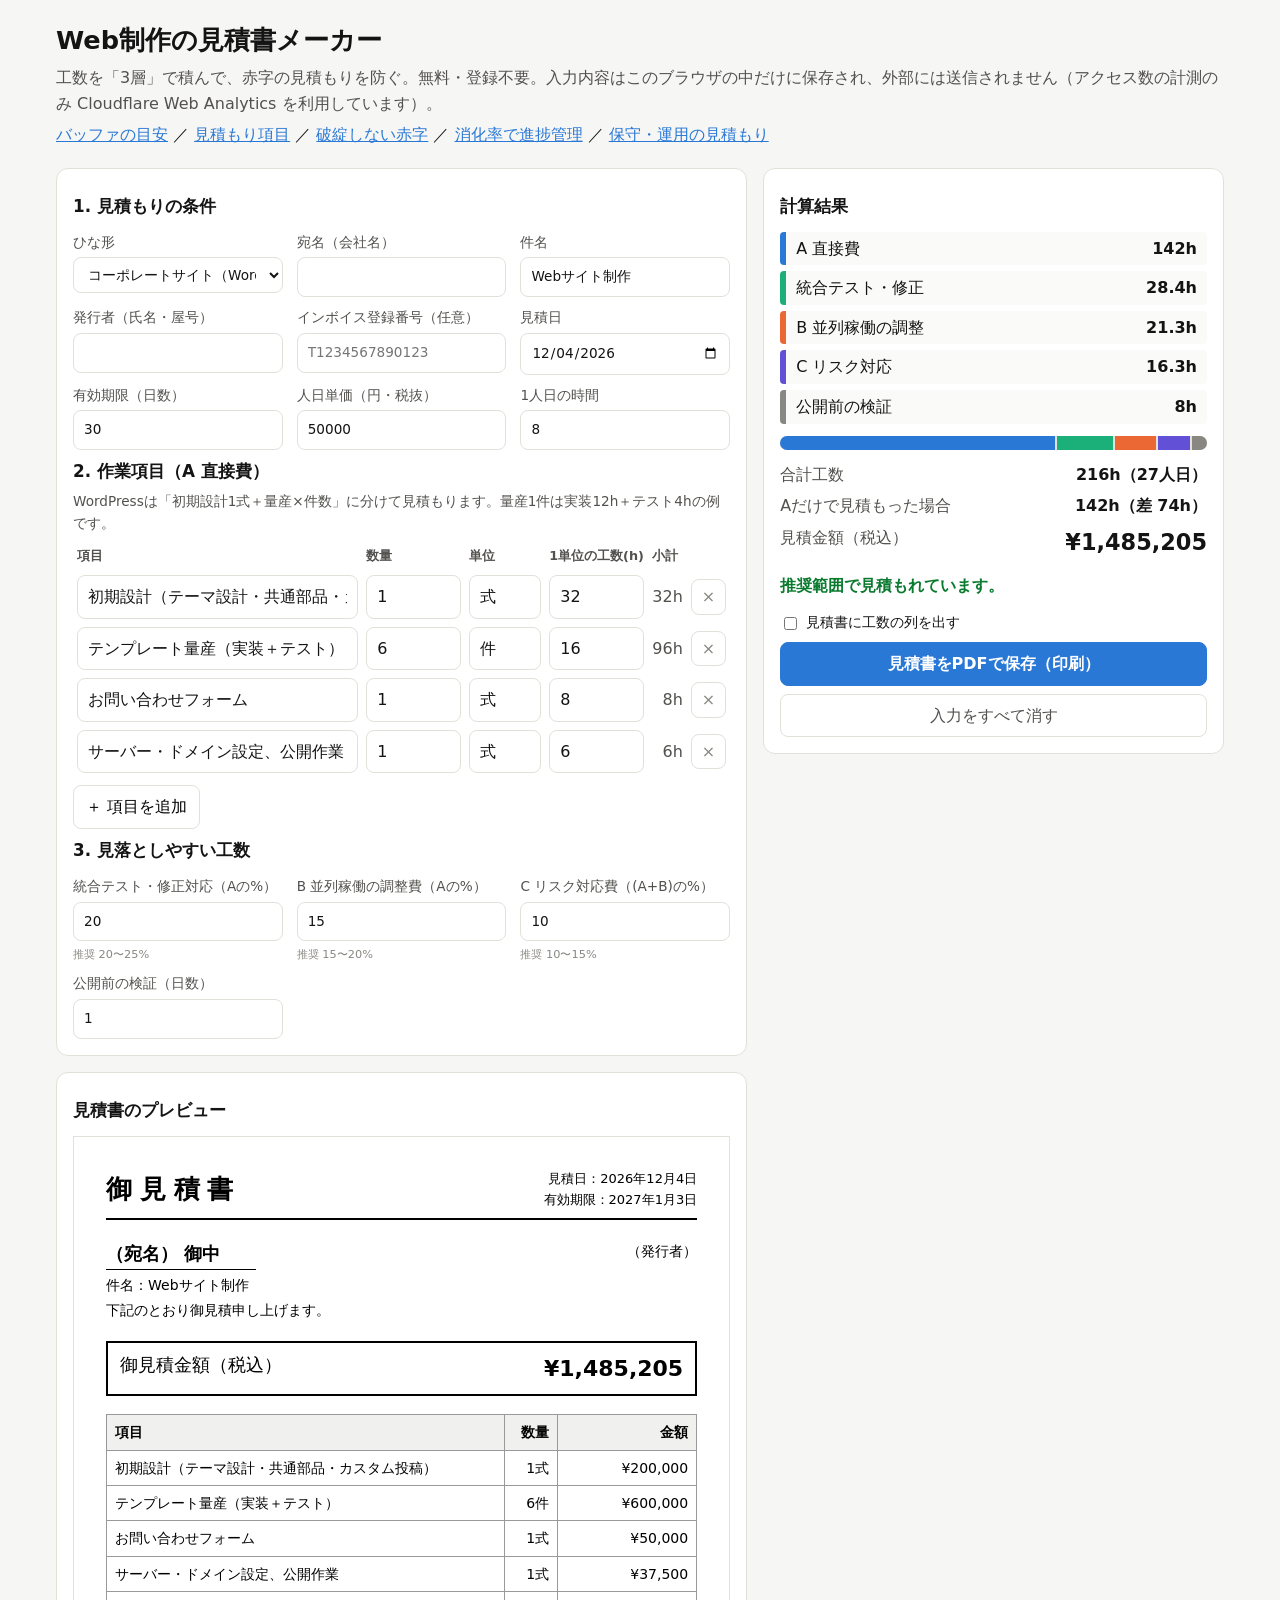
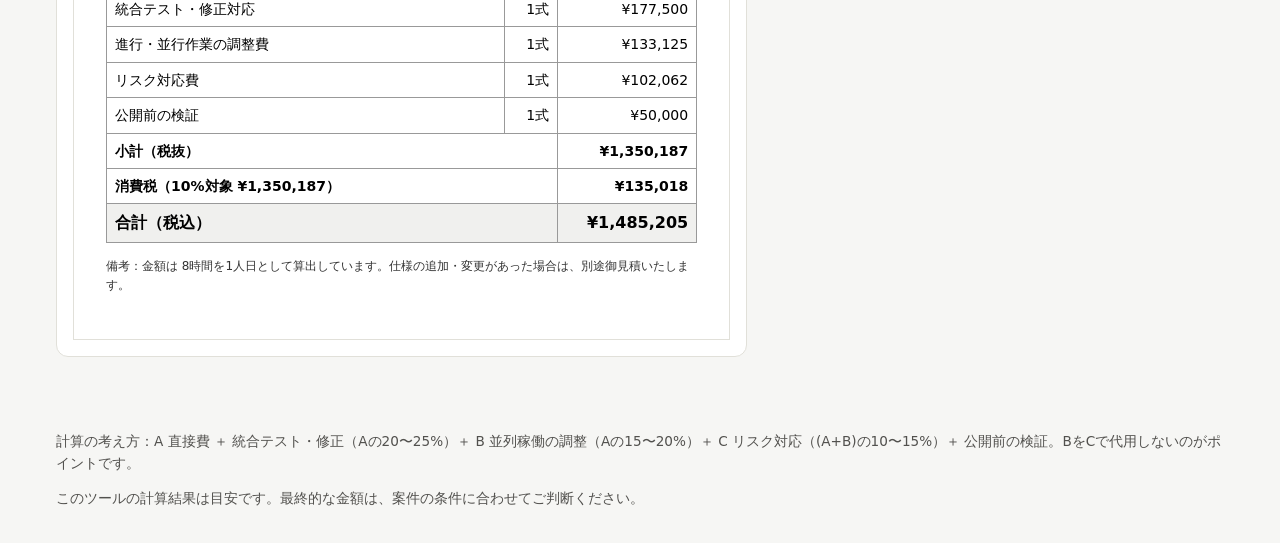
<file: index.html>
<!doctype html>
<html lang="ja">
<head>
<meta charset="utf-8">
<meta name="viewport" content="width=device-width, initial-scale=1">
<title>Web制作の見積書メーカー｜工数を3層で積んで赤字を防ぐ（無料・登録不要）</title>
<meta name="description" content="Web制作の見積書を、登録不要・無料でブラウザだけで作成。直接費に「統合テスト・修正」「並列稼働の調整」「リスク対応」を自動で積み上げ、見積もりの抜けと赤字を防ぎます。入力内容は外部に送信されません。">
<link rel="canonical" href="https://estimate.k-web-lab.com/">
<link rel="stylesheet" href="css/style.css">
</head>
<body>
<header class="site">
  <h1>Web制作の見積書メーカー</h1>
  <p>工数を「3層」で積んで、赤字の見積もりを防ぐ。無料・登録不要。入力内容はこのブラウザの中だけに保存され、外部には送信されません（アクセス数の計測のみ Cloudflare Web Analytics を利用しています）。</p>
  <nav><a href="guide/buffer">バッファの目安</a> ／ <a href="guide/items">見積もり項目</a> ／ <a href="guide/silent-deficit">破綻しない赤字</a> ／ <a href="guide/progress">消化率で進捗管理</a> ／ <a href="guide/maintenance">保守・運用の見積もり</a></nav>
</header>

<main class="app">
  <section class="panel inputs" aria-labelledby="h-input">
    <h2 id="h-input">1. 見積もりの条件</h2>
    <div class="grid">
      <label>ひな形<select id="f-preset"></select></label>
      <label>宛名（会社名）<input id="f-client" autocomplete="organization"></label>
      <label>件名<input id="f-subject"></label>
      <label>発行者（氏名・屋号）<input id="f-issuer"></label>
      <label>インボイス登録番号（任意）<input id="f-invoiceNo" placeholder="T1234567890123"></label>
      <label>見積日<input id="f-date" type="date"></label>
      <label>有効期限（日数）<input id="f-validDays" type="number" min="1"></label>
      <label>人日単価（円・税抜）<input id="f-dayRate" type="number" min="0" step="1000"></label>
      <label>1人日の時間<input id="f-hoursPerDay" type="number" min="1" step="0.5"></label>
    </div>

    <h2>2. 作業項目（A 直接費）</h2>
    <p class="note" id="preset-note"></p>
    <div class="table-wrap">
      <table id="items">
        <thead><tr><th>項目</th><th>数量</th><th>単位</th><th>1単位の工数(h)</th><th>小計</th><th></th></tr></thead>
        <tbody></tbody>
      </table>
    </div>
    <button type="button" id="add-item">＋ 項目を追加</button>

    <h2>3. 見落としやすい工数</h2>
    <div class="grid">
      <label>統合テスト・修正対応（Aの%）<input id="f-sepRate" type="number" min="0" step="1"><small id="hint-sepRate"></small></label>
      <label>B 並列稼働の調整費（Aの%）<input id="f-parRate" type="number" min="0" step="1"><small id="hint-parRate"></small></label>
      <label>C リスク対応費（(A+B)の%）<input id="f-bufRate" type="number" min="0" step="1"><small id="hint-bufRate"></small></label>
      <label>公開前の検証（日数）<input id="f-preDays" type="number" min="0" step="0.5"></label>
    </div>
  </section>

  <section class="panel result" aria-labelledby="h-result">
    <h2 id="h-result">計算結果</h2>
    <div id="sum"></div>
    <div id="warn" class="warn" aria-live="polite"></div>
    <div class="actions">
      <label class="check"><input type="checkbox" id="f-showHours"> 見積書に工数の列を出す</label>
      <button type="button" id="print" class="primary">見積書をPDFで保存（印刷）</button>
      <button type="button" id="reset" class="ghost">入力をすべて消す</button>
    </div>
  </section>

  <aside id="affiliate" class="panel affiliate" hidden></aside>

  <section class="panel preview" aria-label="見積書のプレビュー">
    <h2>見積書のプレビュー</h2>
    <article id="sheet" class="sheet"></article>
  </section>
</main>

<footer class="site">
  <p>計算の考え方：A 直接費 ＋ 統合テスト・修正（Aの20〜25%）＋ B 並列稼働の調整（Aの15〜20%）＋ C リスク対応（(A+B)の10〜15%）＋ 公開前の検証。BをCで代用しないのがポイントです。</p>
  <p>このツールの計算結果は目安です。最終的な金額は、案件の条件に合わせてご判断ください。</p>
</footer>
<script type="module" src="js/app.js"></script>
</body>
</html>
</file>
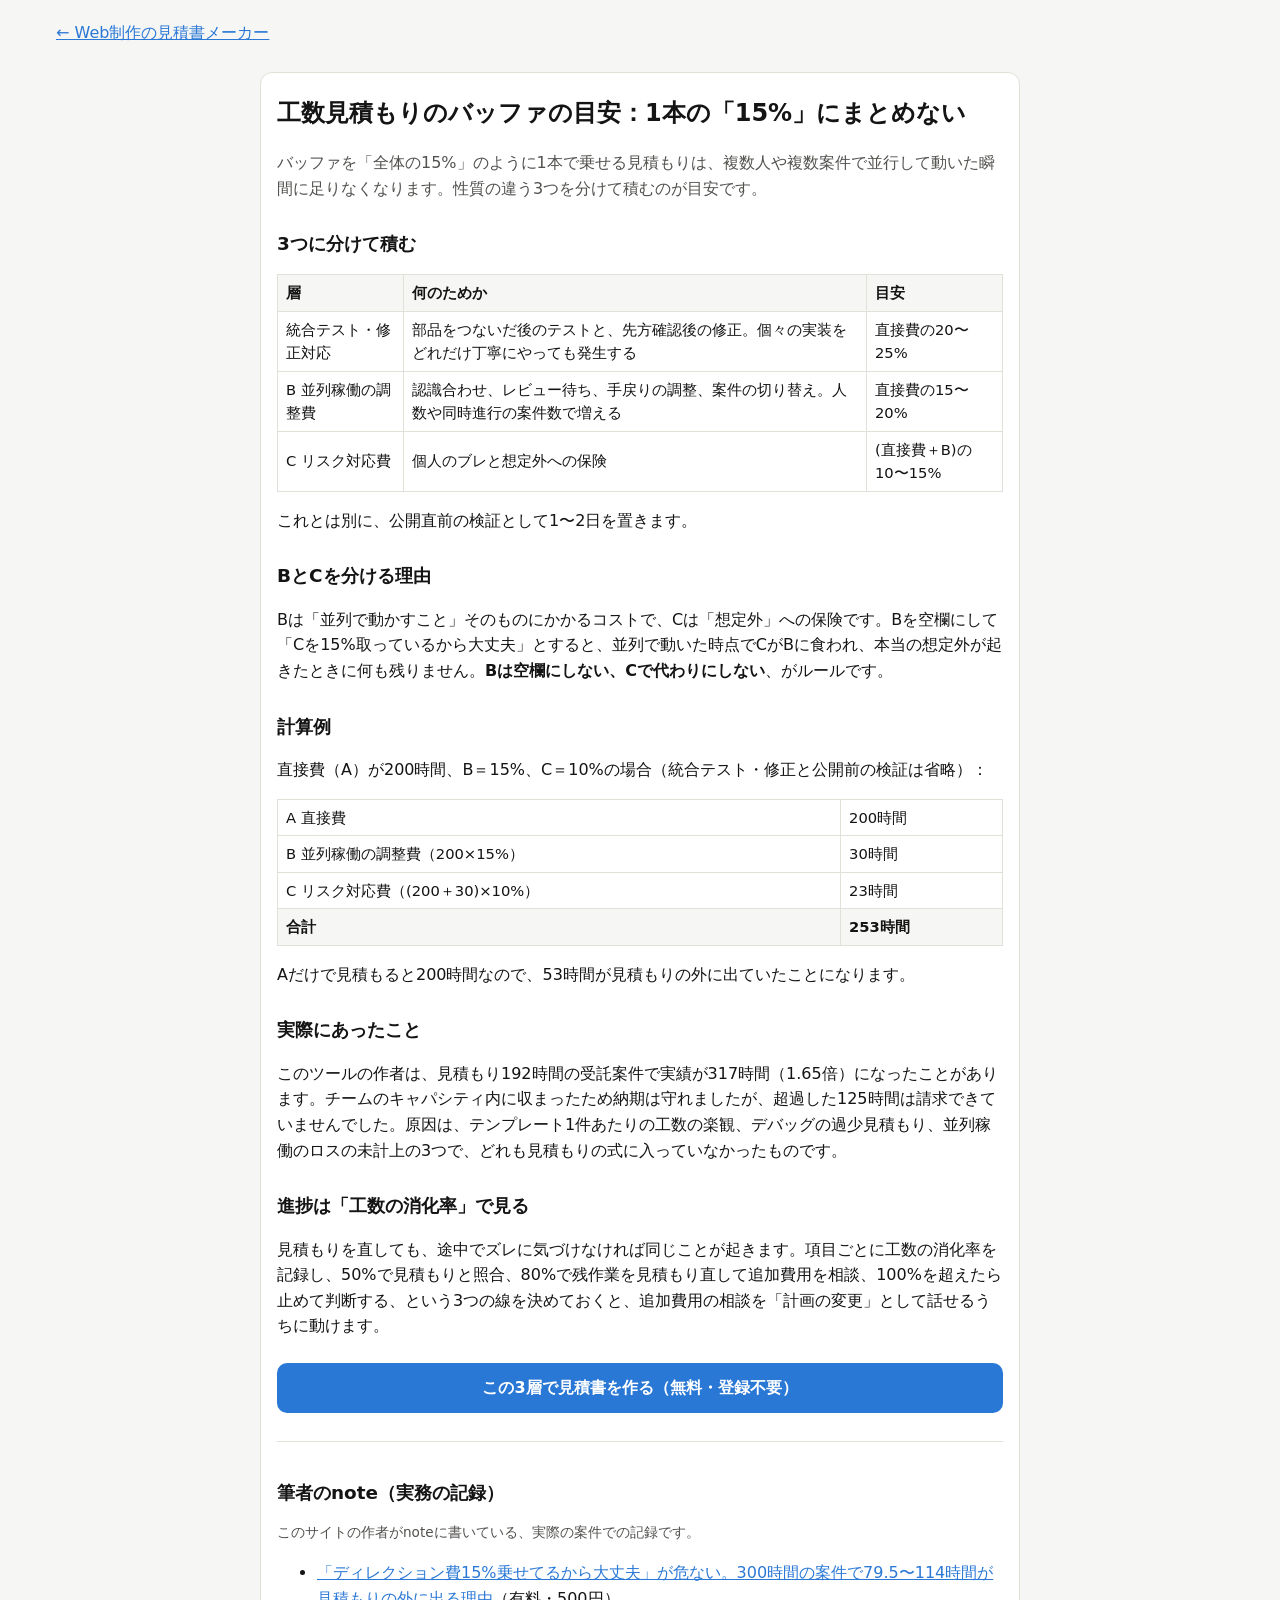
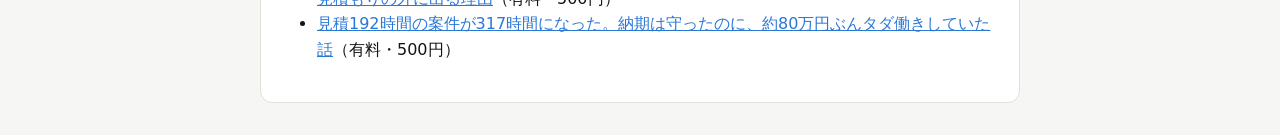
<file: guide/buffer.html>
<!doctype html>
<html lang="ja">
<head>
<meta charset="utf-8">
<meta name="viewport" content="width=device-width, initial-scale=1">
<title>工数見積もりのバッファの目安｜「並列稼働の調整」と「リスク対応」を分ける</title>
<meta name="description" content="Web制作の工数見積もりで、バッファを何%見込むかの目安。統合テスト・修正（20〜25%）、並列稼働の調整（15〜20%）、リスク対応（10〜15%）を分けて積む理由と計算例。">
<link rel="canonical" href="https://estimate.k-web-lab.com/guide/buffer">
<link rel="stylesheet" href="../css/style.css">
</head>
<body>
<header class="site"><p><a href="../">← Web制作の見積書メーカー</a></p></header>
<article class="article">
<h1>工数見積もりのバッファの目安：1本の「15%」にまとめない</h1>
<p class="lead">バッファを「全体の15%」のように1本で乗せる見積もりは、複数人や複数案件で並行して動いた瞬間に足りなくなります。性質の違う3つを分けて積むのが目安です。</p>

<h2>3つに分けて積む</h2>
<table>
<thead><tr><th>層</th><th>何のためか</th><th>目安</th></tr></thead>
<tbody>
<tr><td>統合テスト・修正対応</td><td>部品をつないだ後のテストと、先方確認後の修正。個々の実装をどれだけ丁寧にやっても発生する</td><td>直接費の20〜25%</td></tr>
<tr><td>B 並列稼働の調整費</td><td>認識合わせ、レビュー待ち、手戻りの調整、案件の切り替え。人数や同時進行の案件数で増える</td><td>直接費の15〜20%</td></tr>
<tr><td>C リスク対応費</td><td>個人のブレと想定外への保険</td><td>(直接費＋B)の10〜15%</td></tr>
</tbody>
</table>
<p>これとは別に、公開直前の検証として1〜2日を置きます。</p>

<h2>BとCを分ける理由</h2>
<p>Bは「並列で動かすこと」そのものにかかるコストで、Cは「想定外」への保険です。Bを空欄にして「Cを15%取っているから大丈夫」とすると、並列で動いた時点でCがBに食われ、本当の想定外が起きたときに何も残りません。<strong>Bは空欄にしない、Cで代わりにしない</strong>、がルールです。</p>

<h2>計算例</h2>
<p>直接費（A）が200時間、B＝15%、C＝10%の場合（統合テスト・修正と公開前の検証は省略）：</p>
<table>
<tbody>
<tr><td>A 直接費</td><td>200時間</td></tr>
<tr><td>B 並列稼働の調整費（200×15%）</td><td>30時間</td></tr>
<tr><td>C リスク対応費（(200＋30)×10%）</td><td>23時間</td></tr>
<tr><th>合計</th><th>253時間</th></tr>
</tbody>
</table>
<p>Aだけで見積もると200時間なので、53時間が見積もりの外に出ていたことになります。</p>

<h2>実際にあったこと</h2>
<p>このツールの作者は、見積もり192時間の受託案件で実績が317時間（1.65倍）になったことがあります。チームのキャパシティ内に収まったため納期は守れましたが、超過した125時間は請求できていませんでした。原因は、テンプレート1件あたりの工数の楽観、デバッグの過少見積もり、並列稼働のロスの未計上の3つで、どれも見積もりの式に入っていなかったものです。</p>

<h2>進捗は「工数の消化率」で見る</h2>
<p>見積もりを直しても、途中でズレに気づけなければ同じことが起きます。項目ごとに工数の消化率を記録し、50%で見積もりと照合、80%で残作業を見積もり直して追加費用を相談、100%を超えたら止めて判断する、という3つの線を決めておくと、追加費用の相談を「計画の変更」として話せるうちに動けます。</p>

<a class="cta" href="../">この3層で見積書を作る（無料・登録不要）</a>
<!-- note-links --><section class="note-links"><h2>筆者のnote（実務の記録）</h2><p class="note">このサイトの作者がnoteに書いている、実際の案件での記録です。</p><ul><li><a href="https://note.com/mtgc_kaito0407/n/n8e771776d545" rel="noopener" target="_blank">「ディレクション費15%乗せてるから大丈夫」が危ない。300時間の案件で79.5〜114時間が見積もりの外に出る理由</a>（有料・500円）</li><li><a href="https://note.com/mtgc_kaito0407/n/n7bbb7faba03e" rel="noopener" target="_blank">見積192時間の案件が317時間になった。納期は守ったのに、約80万円ぶんタダ働きしていた話</a>（有料・500円）</li></ul></section><!-- /note-links -->
</article>
</body>
</html>
</file>
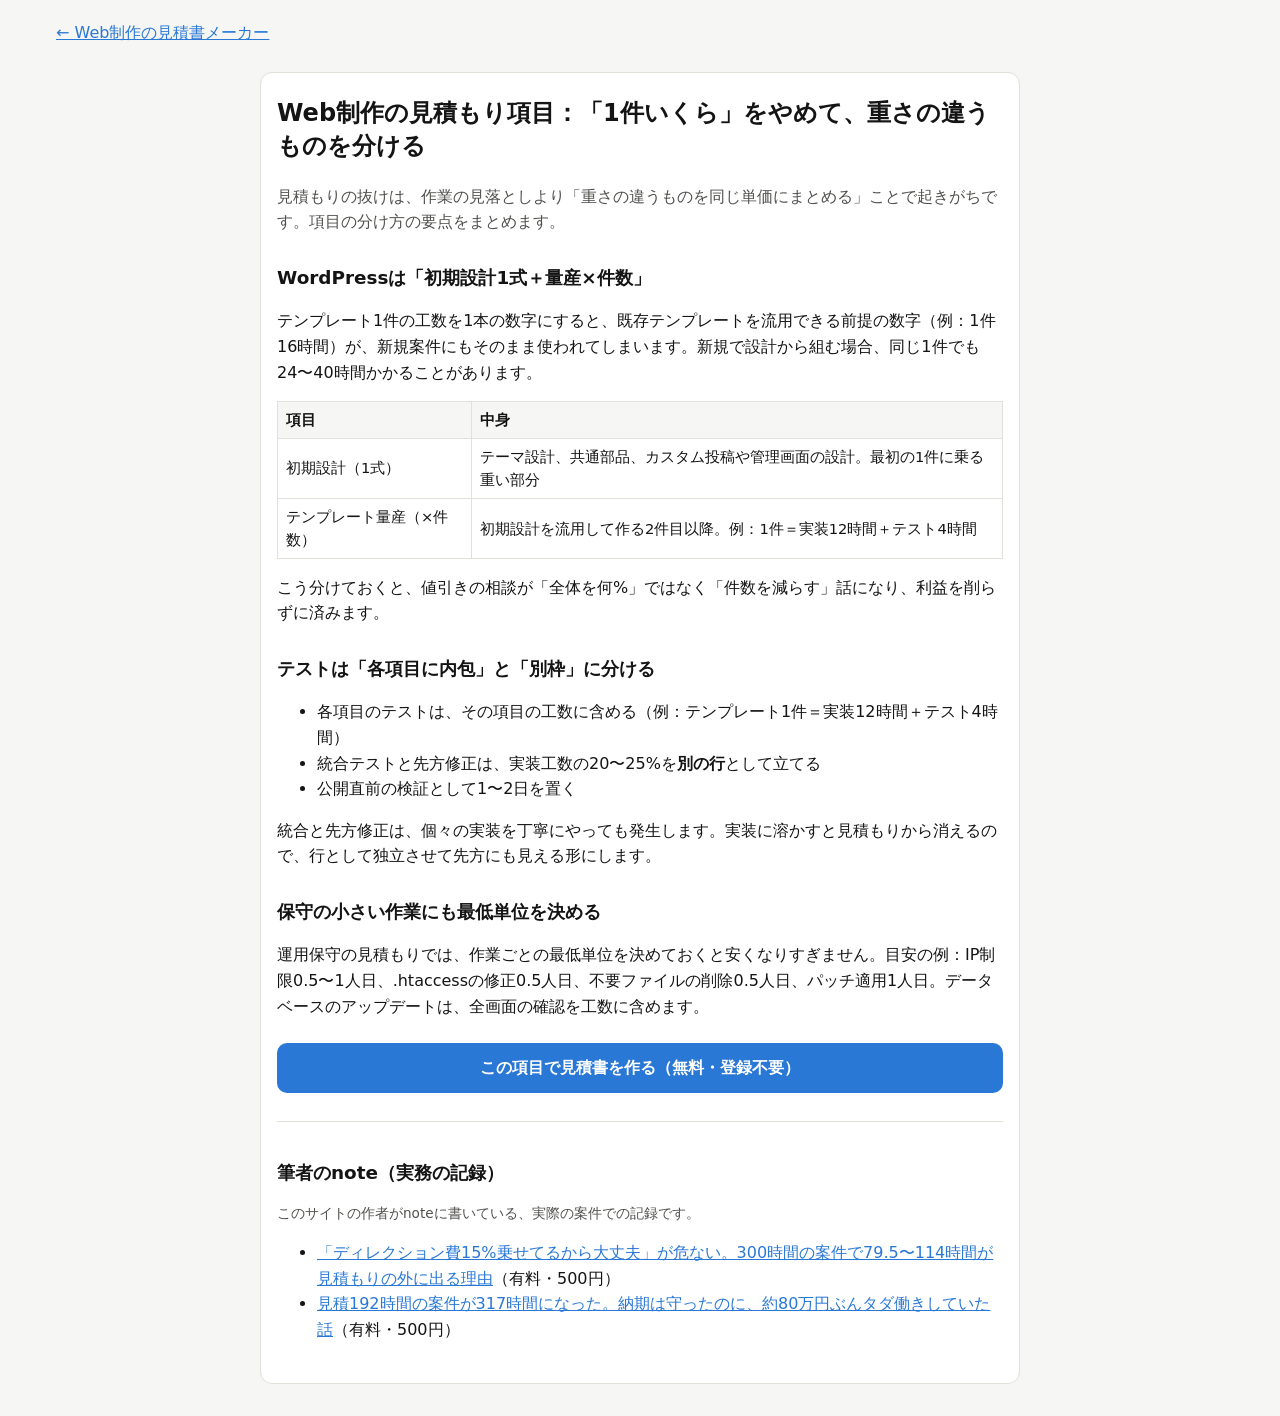
<file: guide/items.html>
<!doctype html>
<html lang="ja">
<head>
<meta charset="utf-8">
<meta name="viewport" content="width=device-width, initial-scale=1">
<title>Web制作の見積もり項目｜WordPressは「初期設計1式＋量産×件数」で分ける</title>
<meta name="description" content="Web制作の見積書に入れる項目の分け方。WordPressのテンプレートを1本の単価にせず、初期設計と量産に分ける理由、テスト・修正を項目として独立させる理由。">
<link rel="canonical" href="https://estimate.k-web-lab.com/guide/items">
<link rel="stylesheet" href="../css/style.css">
</head>
<body>
<header class="site"><p><a href="../">← Web制作の見積書メーカー</a></p></header>
<article class="article">
<h1>Web制作の見積もり項目：「1件いくら」をやめて、重さの違うものを分ける</h1>
<p class="lead">見積もりの抜けは、作業の見落としより「重さの違うものを同じ単価にまとめる」ことで起きがちです。項目の分け方の要点をまとめます。</p>

<h2>WordPressは「初期設計1式＋量産×件数」</h2>
<p>テンプレート1件の工数を1本の数字にすると、既存テンプレートを流用できる前提の数字（例：1件16時間）が、新規案件にもそのまま使われてしまいます。新規で設計から組む場合、同じ1件でも24〜40時間かかることがあります。</p>
<table>
<thead><tr><th>項目</th><th>中身</th></tr></thead>
<tbody>
<tr><td>初期設計（1式）</td><td>テーマ設計、共通部品、カスタム投稿や管理画面の設計。最初の1件に乗る重い部分</td></tr>
<tr><td>テンプレート量産（×件数）</td><td>初期設計を流用して作る2件目以降。例：1件＝実装12時間＋テスト4時間</td></tr>
</tbody>
</table>
<p>こう分けておくと、値引きの相談が「全体を何%」ではなく「件数を減らす」話になり、利益を削らずに済みます。</p>

<h2>テストは「各項目に内包」と「別枠」に分ける</h2>
<ul>
<li>各項目のテストは、その項目の工数に含める（例：テンプレート1件＝実装12時間＋テスト4時間）</li>
<li>統合テストと先方修正は、実装工数の20〜25%を<strong>別の行</strong>として立てる</li>
<li>公開直前の検証として1〜2日を置く</li>
</ul>
<p>統合と先方修正は、個々の実装を丁寧にやっても発生します。実装に溶かすと見積もりから消えるので、行として独立させて先方にも見える形にします。</p>

<h2>保守の小さい作業にも最低単位を決める</h2>
<p>運用保守の見積もりでは、作業ごとの最低単位を決めておくと安くなりすぎません。目安の例：IP制限0.5〜1人日、.htaccessの修正0.5人日、不要ファイルの削除0.5人日、パッチ適用1人日。データベースのアップデートは、全画面の確認を工数に含めます。</p>

<a class="cta" href="../">この項目で見積書を作る（無料・登録不要）</a>
<!-- note-links --><section class="note-links"><h2>筆者のnote（実務の記録）</h2><p class="note">このサイトの作者がnoteに書いている、実際の案件での記録です。</p><ul><li><a href="https://note.com/mtgc_kaito0407/n/n8e771776d545" rel="noopener" target="_blank">「ディレクション費15%乗せてるから大丈夫」が危ない。300時間の案件で79.5〜114時間が見積もりの外に出る理由</a>（有料・500円）</li><li><a href="https://note.com/mtgc_kaito0407/n/n7bbb7faba03e" rel="noopener" target="_blank">見積192時間の案件が317時間になった。納期は守ったのに、約80万円ぶんタダ働きしていた話</a>（有料・500円）</li></ul></section><!-- /note-links -->
</article>
</body>
</html>
</file>
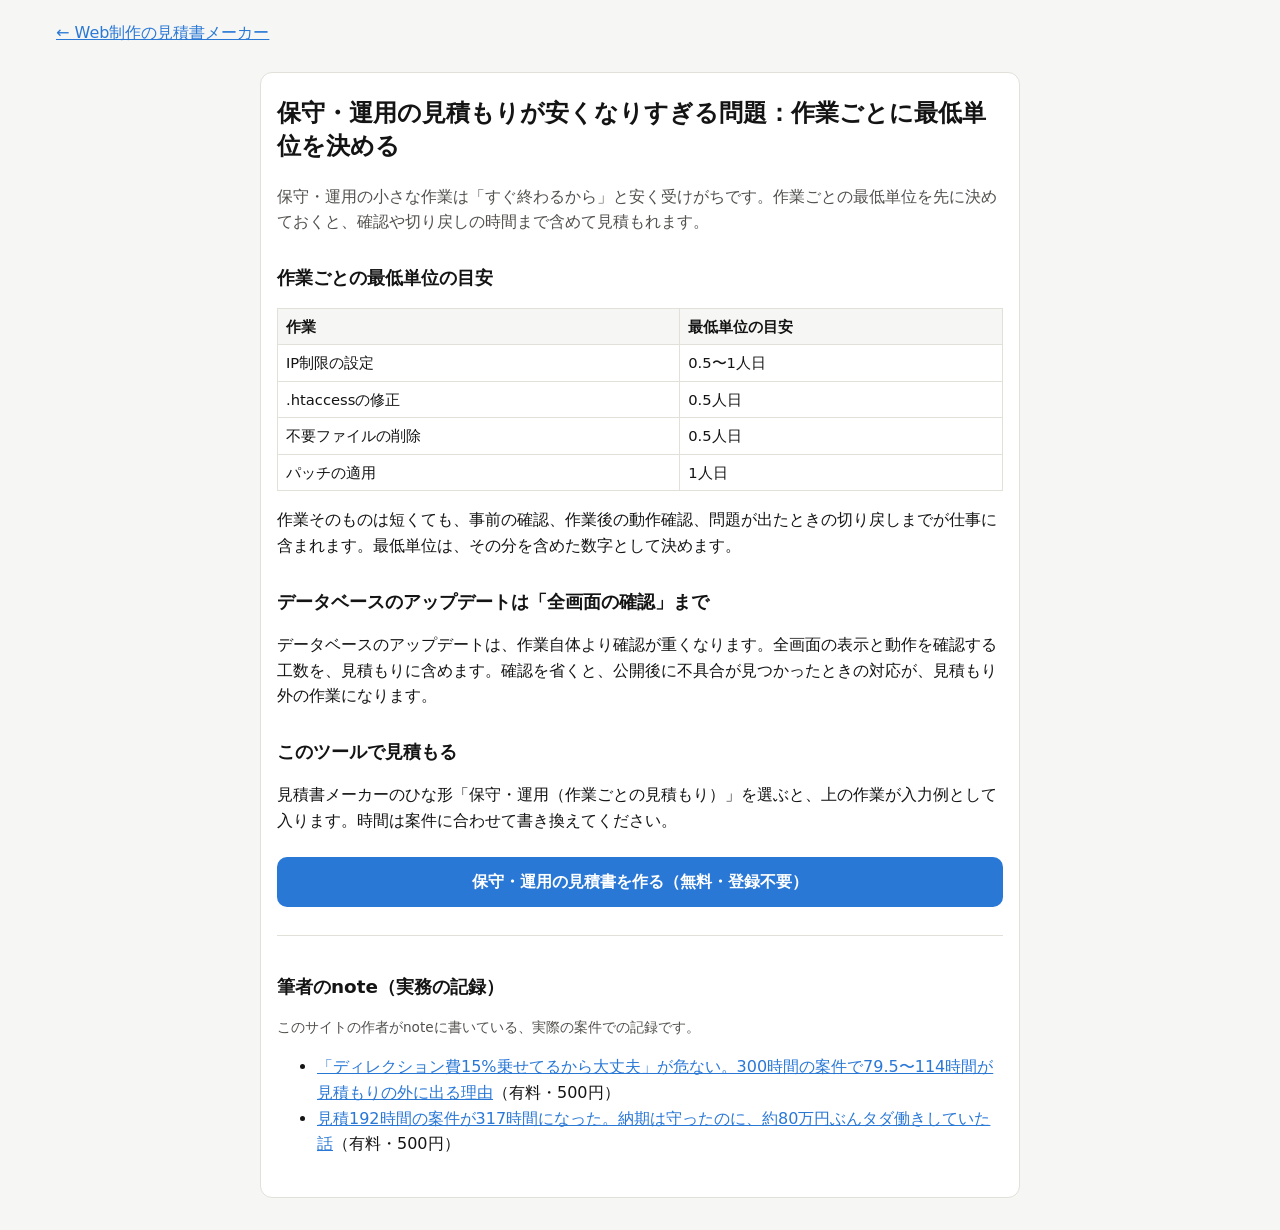
<file: guide/maintenance.html>
<!doctype html>
<html lang="ja">
<head>
<meta charset="utf-8">
<meta name="viewport" content="width=device-width, initial-scale=1">
<title>保守・運用の見積もり｜作業ごとに最低単位を決めて安くなりすぎを防ぐ</title>
<meta name="description" content="Web保守・運用の見積もりが安くなりすぎる問題への対策。IP制限・.htaccess修正・パッチ適用などの最低単位の目安と、データベース更新時の確認工数。">
<link rel="canonical" href="https://estimate.k-web-lab.com/guide/maintenance">
<link rel="stylesheet" href="../css/style.css">
</head>
<body>
<header class="site"><p><a href="../">← Web制作の見積書メーカー</a></p></header>
<article class="article">
<h1>保守・運用の見積もりが安くなりすぎる問題：作業ごとに最低単位を決める</h1>
<p class="lead">保守・運用の小さな作業は「すぐ終わるから」と安く受けがちです。作業ごとの最低単位を先に決めておくと、確認や切り戻しの時間まで含めて見積もれます。</p>

<h2>作業ごとの最低単位の目安</h2>
<table>
<thead><tr><th>作業</th><th>最低単位の目安</th></tr></thead>
<tbody>
<tr><td>IP制限の設定</td><td>0.5〜1人日</td></tr>
<tr><td>.htaccessの修正</td><td>0.5人日</td></tr>
<tr><td>不要ファイルの削除</td><td>0.5人日</td></tr>
<tr><td>パッチの適用</td><td>1人日</td></tr>
</tbody>
</table>
<p>作業そのものは短くても、事前の確認、作業後の動作確認、問題が出たときの切り戻しまでが仕事に含まれます。最低単位は、その分を含めた数字として決めます。</p>

<h2>データベースのアップデートは「全画面の確認」まで</h2>
<p>データベースのアップデートは、作業自体より確認が重くなります。全画面の表示と動作を確認する工数を、見積もりに含めます。確認を省くと、公開後に不具合が見つかったときの対応が、見積もり外の作業になります。</p>

<h2>このツールで見積もる</h2>
<p>見積書メーカーのひな形「保守・運用（作業ごとの見積もり）」を選ぶと、上の作業が入力例として入ります。時間は案件に合わせて書き換えてください。</p>

<a class="cta" href="../">保守・運用の見積書を作る（無料・登録不要）</a>
<!-- note-links --><section class="note-links"><h2>筆者のnote（実務の記録）</h2><p class="note">このサイトの作者がnoteに書いている、実際の案件での記録です。</p><ul><li><a href="https://note.com/mtgc_kaito0407/n/n8e771776d545" rel="noopener" target="_blank">「ディレクション費15%乗せてるから大丈夫」が危ない。300時間の案件で79.5〜114時間が見積もりの外に出る理由</a>（有料・500円）</li><li><a href="https://note.com/mtgc_kaito0407/n/n7bbb7faba03e" rel="noopener" target="_blank">見積192時間の案件が317時間になった。納期は守ったのに、約80万円ぶんタダ働きしていた話</a>（有料・500円）</li></ul></section><!-- /note-links -->
</article>
</body>
</html>
</file>
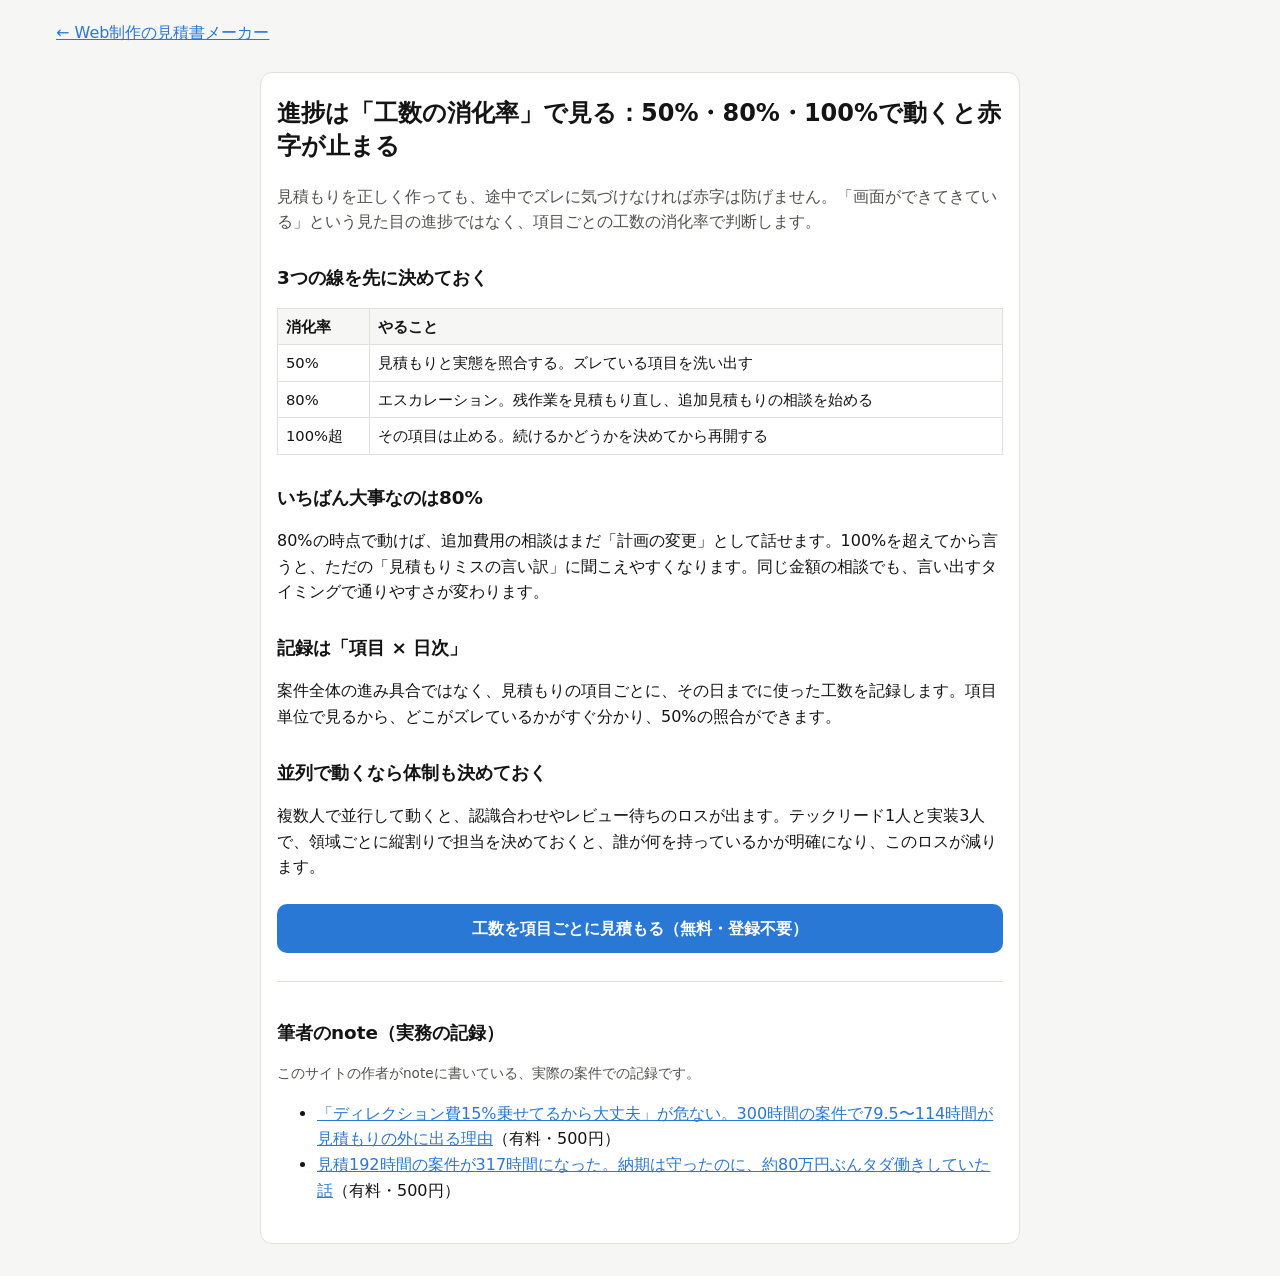
<file: guide/progress.html>
<!doctype html>
<html lang="ja">
<head>
<meta charset="utf-8">
<meta name="viewport" content="width=device-width, initial-scale=1">
<title>進捗は工数の消化率で見る｜50%・80%・100%で赤字を止める</title>
<meta name="description" content="Web制作の進捗管理で、見た目の進捗ではなく項目ごとの工数の消化率を見る方法。50%で照合、80%で追加見積もりの相談、100%超で停止する理由。">
<link rel="canonical" href="https://estimate.k-web-lab.com/guide/progress">
<link rel="stylesheet" href="../css/style.css">
</head>
<body>
<header class="site"><p><a href="../">← Web制作の見積書メーカー</a></p></header>
<article class="article">
<h1>進捗は「工数の消化率」で見る：50%・80%・100%で動くと赤字が止まる</h1>
<p class="lead">見積もりを正しく作っても、途中でズレに気づけなければ赤字は防げません。「画面ができてきている」という見た目の進捗ではなく、項目ごとの工数の消化率で判断します。</p>

<h2>3つの線を先に決めておく</h2>
<table>
<thead><tr><th>消化率</th><th>やること</th></tr></thead>
<tbody>
<tr><td>50%</td><td>見積もりと実態を照合する。ズレている項目を洗い出す</td></tr>
<tr><td>80%</td><td>エスカレーション。残作業を見積もり直し、追加見積もりの相談を始める</td></tr>
<tr><td>100%超</td><td>その項目は止める。続けるかどうかを決めてから再開する</td></tr>
</tbody>
</table>

<h2>いちばん大事なのは80%</h2>
<p>80%の時点で動けば、追加費用の相談はまだ「計画の変更」として話せます。100%を超えてから言うと、ただの「見積もりミスの言い訳」に聞こえやすくなります。同じ金額の相談でも、言い出すタイミングで通りやすさが変わります。</p>

<h2>記録は「項目 × 日次」</h2>
<p>案件全体の進み具合ではなく、見積もりの項目ごとに、その日までに使った工数を記録します。項目単位で見るから、どこがズレているかがすぐ分かり、50%の照合ができます。</p>

<h2>並列で動くなら体制も決めておく</h2>
<p>複数人で並行して動くと、認識合わせやレビュー待ちのロスが出ます。テックリード1人と実装3人で、領域ごとに縦割りで担当を決めておくと、誰が何を持っているかが明確になり、このロスが減ります。</p>

<a class="cta" href="../">工数を項目ごとに見積もる（無料・登録不要）</a>
<!-- note-links --><section class="note-links"><h2>筆者のnote（実務の記録）</h2><p class="note">このサイトの作者がnoteに書いている、実際の案件での記録です。</p><ul><li><a href="https://note.com/mtgc_kaito0407/n/n8e771776d545" rel="noopener" target="_blank">「ディレクション費15%乗せてるから大丈夫」が危ない。300時間の案件で79.5〜114時間が見積もりの外に出る理由</a>（有料・500円）</li><li><a href="https://note.com/mtgc_kaito0407/n/n7bbb7faba03e" rel="noopener" target="_blank">見積192時間の案件が317時間になった。納期は守ったのに、約80万円ぶんタダ働きしていた話</a>（有料・500円）</li></ul></section><!-- /note-links -->
</article>
</body>
</html>
</file>
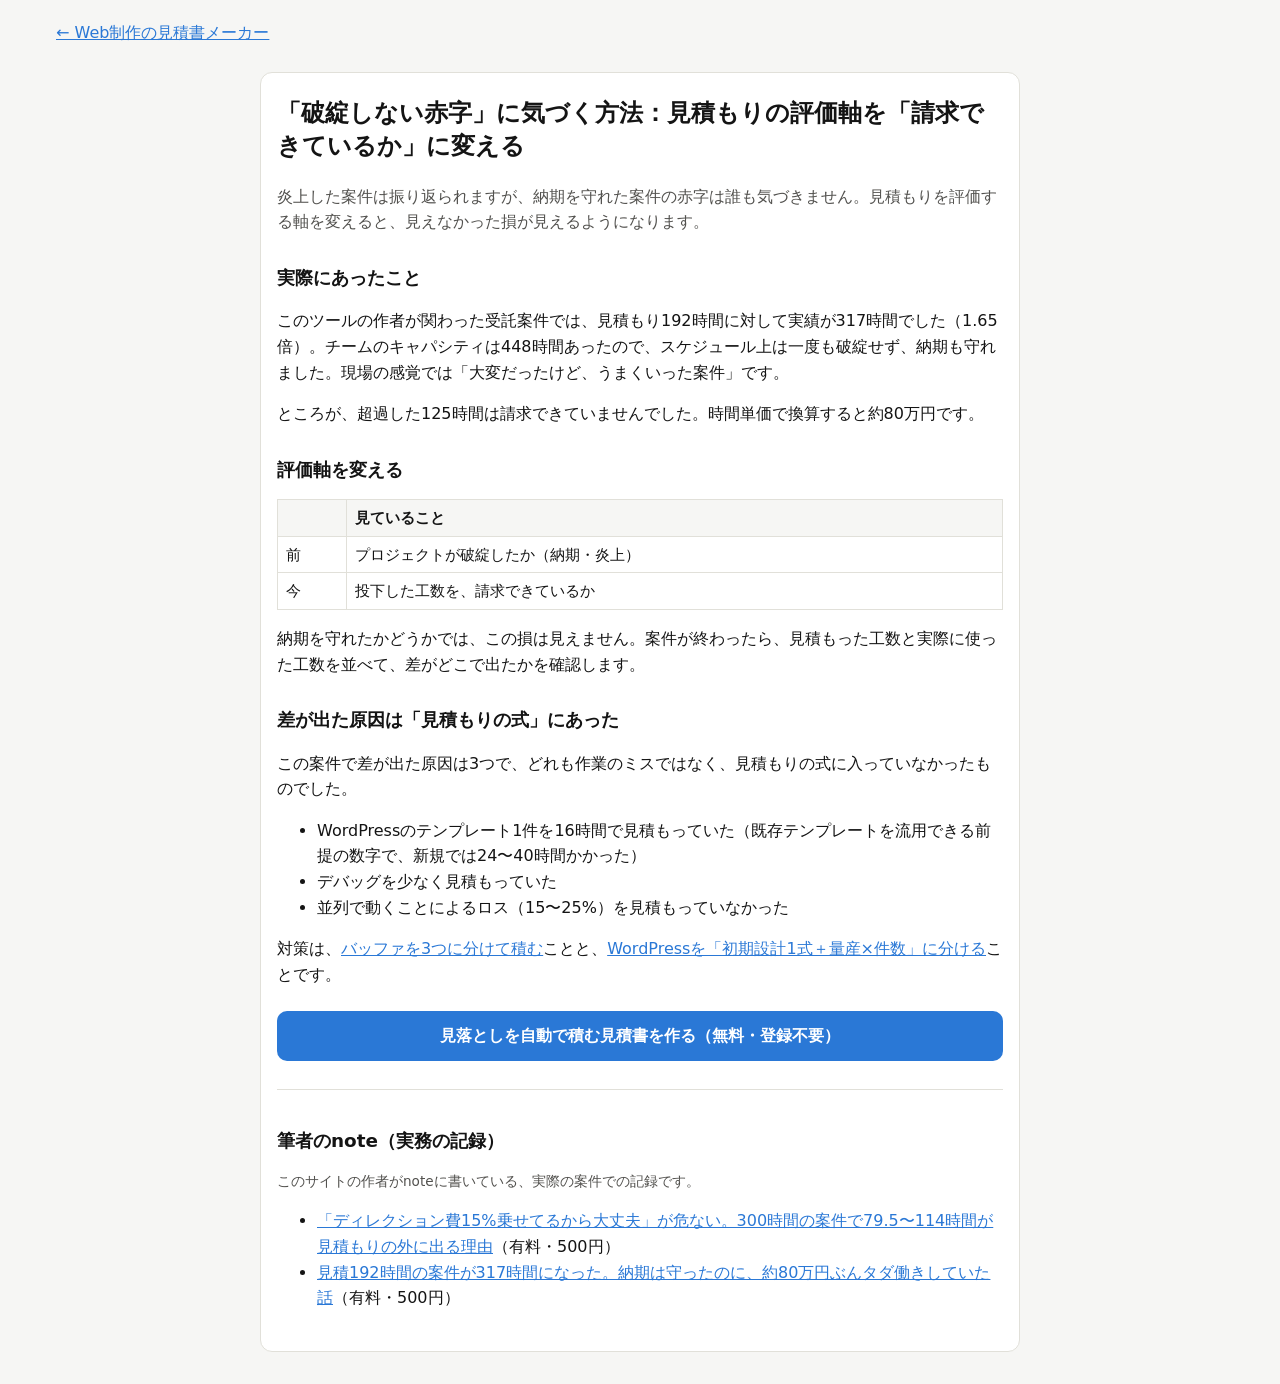
<file: guide/silent-deficit.html>
<!doctype html>
<html lang="ja">
<head>
<meta charset="utf-8">
<meta name="viewport" content="width=device-width, initial-scale=1">
<title>破綻しない赤字に気づく方法｜見積もりの評価軸を「請求できているか」に変える</title>
<meta name="description" content="納期を守れたのに赤字になる受託案件の見つけ方。見積192時間→実績317時間の事例と、評価軸を「請求できているか」に変える振り返り方。">
<link rel="canonical" href="https://estimate.k-web-lab.com/guide/silent-deficit">
<link rel="stylesheet" href="../css/style.css">
</head>
<body>
<header class="site"><p><a href="../">← Web制作の見積書メーカー</a></p></header>
<article class="article">
<h1>「破綻しない赤字」に気づく方法：見積もりの評価軸を「請求できているか」に変える</h1>
<p class="lead">炎上した案件は振り返られますが、納期を守れた案件の赤字は誰も気づきません。見積もりを評価する軸を変えると、見えなかった損が見えるようになります。</p>

<h2>実際にあったこと</h2>
<p>このツールの作者が関わった受託案件では、見積もり192時間に対して実績が317時間でした（1.65倍）。チームのキャパシティは448時間あったので、スケジュール上は一度も破綻せず、納期も守れました。現場の感覚では「大変だったけど、うまくいった案件」です。</p>
<p>ところが、超過した125時間は請求できていませんでした。時間単価で換算すると約80万円です。</p>

<h2>評価軸を変える</h2>
<table>
<thead><tr><th></th><th>見ていること</th></tr></thead>
<tbody>
<tr><td>前</td><td>プロジェクトが破綻したか（納期・炎上）</td></tr>
<tr><td>今</td><td>投下した工数を、請求できているか</td></tr>
</tbody>
</table>
<p>納期を守れたかどうかでは、この損は見えません。案件が終わったら、見積もった工数と実際に使った工数を並べて、差がどこで出たかを確認します。</p>

<h2>差が出た原因は「見積もりの式」にあった</h2>
<p>この案件で差が出た原因は3つで、どれも作業のミスではなく、見積もりの式に入っていなかったものでした。</p>
<ul>
<li>WordPressのテンプレート1件を16時間で見積もっていた（既存テンプレートを流用できる前提の数字で、新規では24〜40時間かかった）</li>
<li>デバッグを少なく見積もっていた</li>
<li>並列で動くことによるロス（15〜25%）を見積もっていなかった</li>
</ul>
<p>対策は、<a href="buffer">バッファを3つに分けて積む</a>ことと、<a href="items">WordPressを「初期設計1式＋量産×件数」に分ける</a>ことです。</p>

<a class="cta" href="../">見落としを自動で積む見積書を作る（無料・登録不要）</a>
<!-- note-links --><section class="note-links"><h2>筆者のnote（実務の記録）</h2><p class="note">このサイトの作者がnoteに書いている、実際の案件での記録です。</p><ul><li><a href="https://note.com/mtgc_kaito0407/n/n8e771776d545" rel="noopener" target="_blank">「ディレクション費15%乗せてるから大丈夫」が危ない。300時間の案件で79.5〜114時間が見積もりの外に出る理由</a>（有料・500円）</li><li><a href="https://note.com/mtgc_kaito0407/n/n7bbb7faba03e" rel="noopener" target="_blank">見積192時間の案件が317時間になった。納期は守ったのに、約80万円ぶんタダ働きしていた話</a>（有料・500円）</li></ul></section><!-- /note-links -->
</article>
</body>
</html>
</file>
<file: css/style.css>
:root {
  --bg: #f6f6f4; --surface: #fff; --ink: #141414; --t2: #52514e; --mu: #898781; --line: #e1e0d9;
  --accent: #2a78d6; --warn-bg: #fff6e0; --warn: #8a5a00; --ok: #0a7a2f;
  --a: #2a78d6; --sep: #1baf7a; --b: #eb6834; --c: #6250d6; --pre: #898781;
  font-family: system-ui, -apple-system, "Hiragino Sans", "Noto Sans JP", "Yu Gothic UI", sans-serif;
}
* { box-sizing: border-box; }
body { margin: 0; background: var(--bg); color: var(--ink); line-height: 1.6; }
a { color: var(--accent); }
header.site, footer.site { max-width: 1200px; margin: 0 auto; padding: 20px 16px; }
header.site h1 { margin: 0 0 4px; font-size: 1.6rem; }
header.site p { margin: 0 0 6px; color: var(--t2); }
footer.site { color: var(--t2); font-size: .85rem; }
.app { max-width: 1200px; margin: 0 auto; padding: 0 16px 24px; display: grid; gap: 16px;
  grid-template-columns: minmax(0, 1.5fr) minmax(0, 1fr); grid-template-areas: "in res" "pv res" "aff res"; align-items: start; }
.inputs { grid-area: in; } .result { grid-area: res; align-self: start; position: sticky; top: 12px; } .preview { grid-area: pv; }
.panel { background: var(--surface); border: 1px solid var(--line); border-radius: 12px; padding: 16px; min-width: 0; }
.panel h2 { font-size: 1.05rem; margin: 8px 0 12px; }
.grid { display: grid; grid-template-columns: repeat(auto-fill, minmax(200px, 1fr)); gap: 10px 14px; }
label { display: flex; flex-direction: column; font-size: .85rem; color: var(--t2); gap: 4px; }
label small { color: var(--mu); }
input, select, button { font: inherit; }
input, select { border: 1px solid var(--line); border-radius: 8px; padding: 8px 10px; background: #fff; color: var(--ink); min-width: 0; width: 100%; }
input:focus, select:focus { outline: 2px solid var(--accent); outline-offset: 1px; }
.note { color: var(--t2); font-size: .85rem; margin: -6px 0 8px; }
.table-wrap { overflow-x: auto; }
#items { width: 100%; border-collapse: collapse; min-width: 560px; }
#items th { font-size: .8rem; color: var(--t2); text-align: left; font-weight: 600; padding: 4px; }
#items td { padding: 4px; }
#items td:nth-child(1) { width: 44%; } #items input.unit { width: 4.5em; }
#items td.num { text-align: right; white-space: nowrap; color: var(--t2); }
button { border: 1px solid var(--line); background: #fff; border-radius: 8px; padding: 8px 12px; cursor: pointer; }
button.icon { padding: 4px 10px; color: var(--mu); }
button.primary { background: var(--accent); color: #fff; border-color: var(--accent); font-weight: 700; }
button.ghost { color: var(--t2); }
#add-item { margin-top: 8px; }
.layers { display: grid; gap: 6px; }
.layer { display: flex; justify-content: space-between; align-items: center; border-left: 6px solid; padding: 4px 10px; background: #fafaf8; border-radius: 4px; }
.layer.a { border-color: var(--a); } .layer.sep { border-color: var(--sep); } .layer.b { border-color: var(--b); } .layer.c { border-color: var(--c); } .layer.pre { border-color: var(--pre); }
.bar { display: flex; height: 14px; border-radius: 7px; overflow: hidden; margin: 12px 0; background: var(--line); gap: 2px; }
.bar i { display: block; } .bar .a { background: var(--a); } .bar .sep { background: var(--sep); } .bar .b { background: var(--b); } .bar .c { background: var(--c); } .bar .pre { background: var(--pre); }
.totals { margin: 0; display: grid; gap: 6px; }
.totals div { display: flex; justify-content: space-between; gap: 8px; flex-wrap: wrap; }
.totals dt { color: var(--t2); } .totals dd { margin: 0; font-weight: 700; }
.totals .big { font-size: 1.4rem; }
.warn ul { margin: 12px 0 0; padding: 10px 12px 10px 28px; background: var(--warn-bg); color: var(--warn); border-radius: 8px; font-size: .88rem; }
.warn .ok { color: var(--ok); font-weight: 600; margin: 12px 0 0; }
.actions { display: flex; flex-direction: column; gap: 8px; margin-top: 14px; }
.check { flex-direction: row; align-items: center; gap: 6px; color: var(--ink); }
.check input { width: auto; }

/* 見積書 */
.sheet { background: #fff; color: #000; border: 1px solid var(--line); padding: 32px; max-width: 800px; margin: 0 auto; font-size: 14px; }
.sheet-head { display: flex; justify-content: space-between; align-items: flex-start; gap: 12px; border-bottom: 2px solid #000; padding-bottom: 8px; }
.sheet-head h2 { margin: 0; font-size: 26px; letter-spacing: .3em; }
.sheet .meta { text-align: right; font-size: 13px; }
.parties { display: flex; justify-content: space-between; gap: 16px; margin: 18px 0; flex-wrap: wrap; }
.parties p { margin: 2px 0; }
.parties .to { font-size: 18px; font-weight: 700; border-bottom: 1px solid #000; display: inline-block; padding-right: 2em; }
.parties .issuer { text-align: right; }
.grand { font-size: 18px; border: 2px solid #000; padding: 8px 12px; display: flex; justify-content: space-between; gap: 12px; flex-wrap: wrap; }
.grand b { font-size: 22px; }
.lines { width: 100%; border-collapse: collapse; margin-top: 14px; }
.lines th, .lines td { border: 1px solid #999; padding: 6px 8px; }
.lines th { background: #f0f0ee; font-weight: 600; text-align: left; }
.lines .num { text-align: right; white-space: nowrap; }
.lines tfoot td { font-weight: 600; } .lines tfoot .total td { font-size: 16px; background: #f0f0ee; }
.remarks { font-size: 12px; color: #333; margin-top: 14px; }

.affiliate { grid-area: aff; }
.affiliate .pr-label { display: inline-block; font-size: .75rem; color: var(--t2); border: 1px solid var(--line); border-radius: 4px; padding: 0 6px; margin: 0; }
.affiliate h3 { font-size: 1rem; margin: 6px 0; }
.affiliate ul { margin: 0; padding-left: 1.2em; }

@media (max-width: 860px) {
  .app { grid-template-columns: minmax(0, 1fr); grid-template-areas: "in" "res" "pv" "aff"; }
  .result { position: static; }
  .sheet { padding: 16px; font-size: 12px; }
  .sheet-head h2 { font-size: 20px; }
}

@media print {
  @page { size: A4; margin: 14mm; }
  body { background: #fff; }
  header.site, footer.site, .inputs, .result, .preview > h2 { display: none !important; }
  .app { display: block; padding: 0; max-width: none; }
  .panel.preview { border: 0; padding: 0; }
  .sheet { border: 0; padding: 0; max-width: none; font-size: 12pt; }
}

/* 解説ページ */
.article { max-width: 760px; margin: 0 auto 32px; padding: 24px 16px; background: var(--surface); border: 1px solid var(--line); border-radius: 12px; }
.article h1 { font-size: 1.5rem; line-height: 1.4; margin-top: 0; }
.article h2 { font-size: 1.15rem; margin-top: 28px; }
.article table { border-collapse: collapse; width: 100%; margin: 12px 0; font-size: .92rem; }
.article th, .article td { border: 1px solid var(--line); padding: 6px 8px; text-align: left; }
.article th { background: #f6f6f4; }
.article .cta { display: block; text-align: center; background: var(--accent); color: #fff; padding: 12px; border-radius: 10px; font-weight: 700; text-decoration: none; margin: 24px 0 8px; }
.article .lead { color: var(--t2); }
.note-links { margin-top: 28px; padding-top: 8px; border-top: 1px solid var(--line); }
.note-links .note { margin: 0 0 8px; }
</file>
